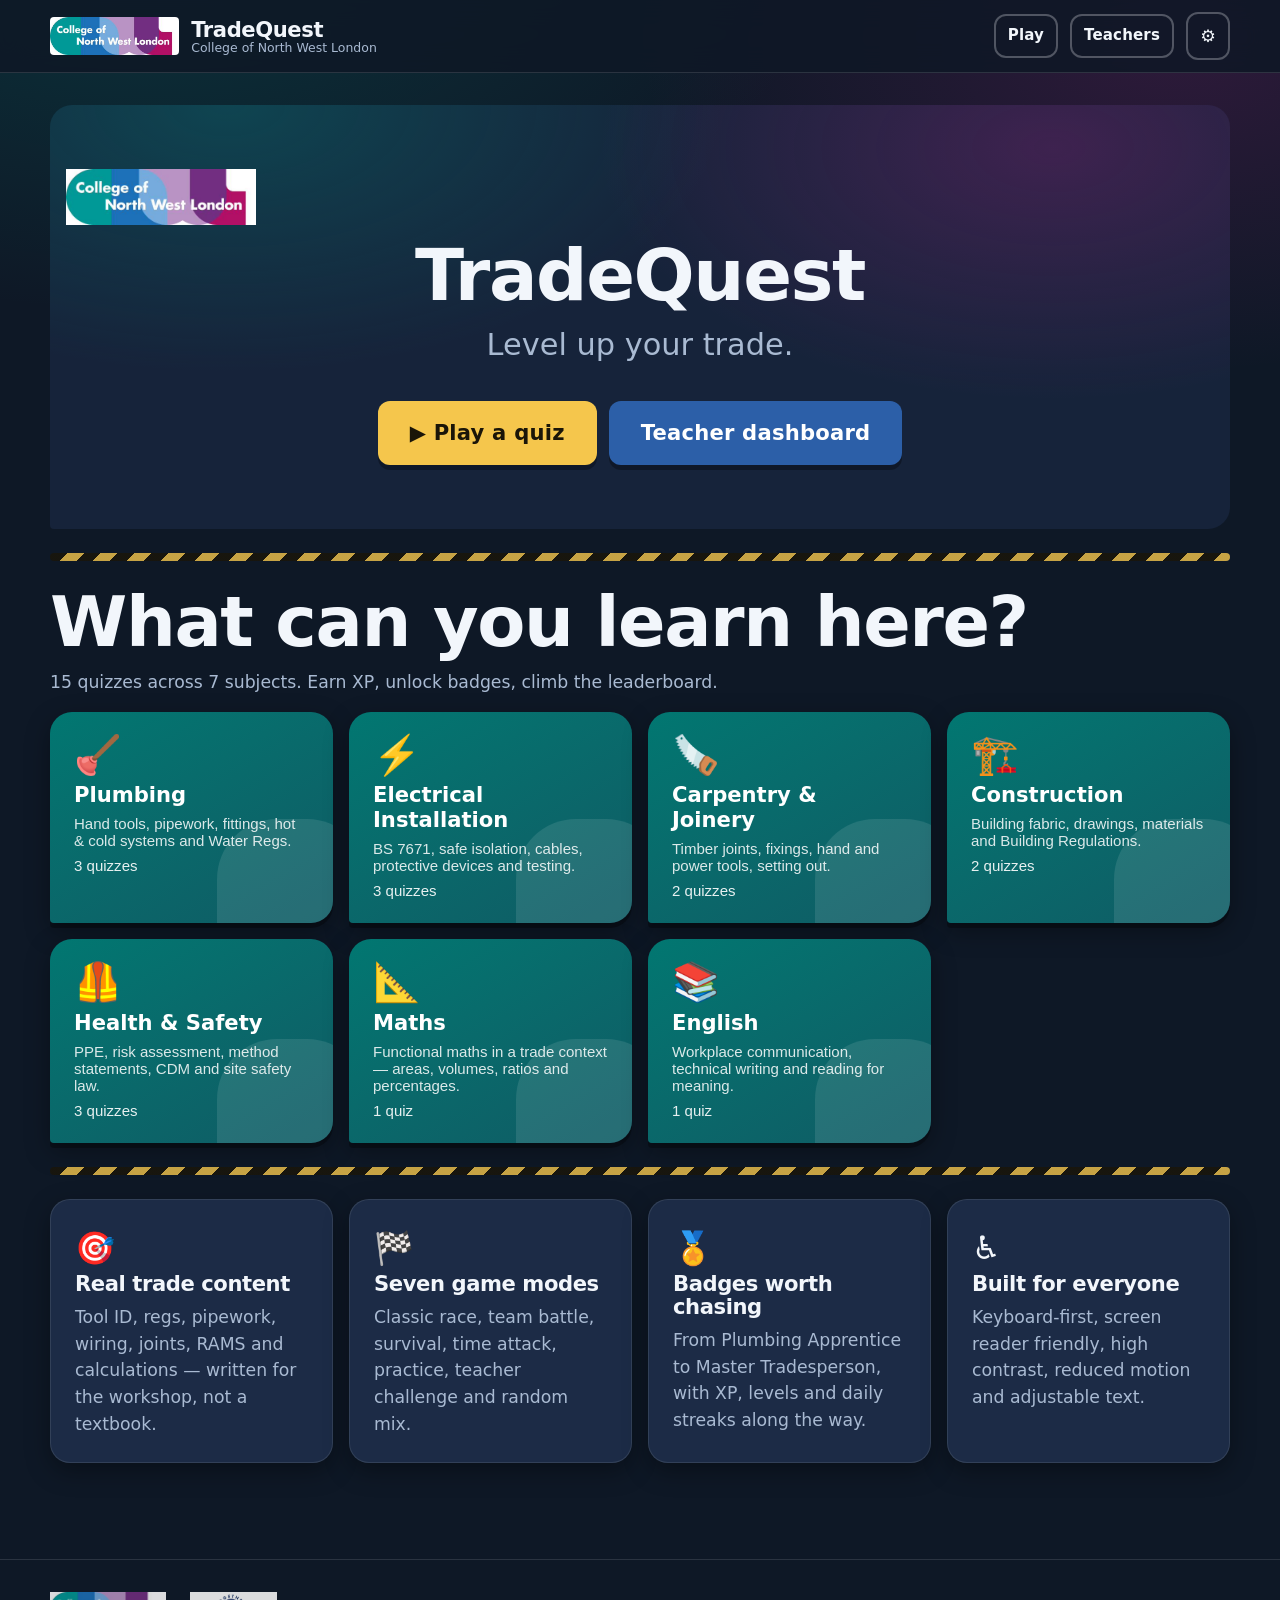
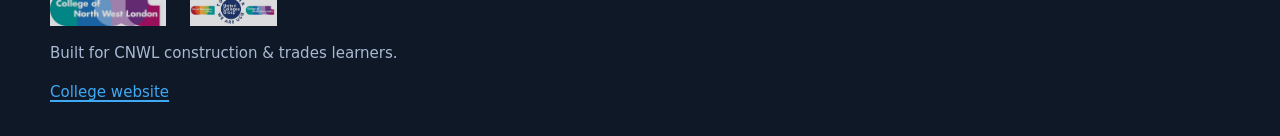
<file: TradeQuest-V2-Foundation/index.html>
<!DOCTYPE html>
<html lang="en-GB">
<head>
  <meta charset="utf-8">
  <meta name="viewport" content="width=device-width, initial-scale=1, viewport-fit=cover">
  <meta name="description" content="TradeQuest — quiz and revision platform for trades, construction and vocational learners.">
  <meta name="theme-color" content="#0E1826">

  <!-- Title, logos, colours and fonts are all overwritten at runtime from
       config/branding.json. What is hard-coded here is only what shows in the
       fraction of a second before that file lands. Re-brand the JSON, not this. -->
  <title>TradeQuest</title>
  <link rel="icon" href="assets/favicon.svg" type="image/svg+xml">
  <link rel="manifest" href="manifest.webmanifest">

  <!-- Load order matters: tokens.css defines the variables the rest consume. -->
  <link rel="stylesheet" href="css/tokens.css">
  <link rel="stylesheet" href="css/base.css">
  <link rel="stylesheet" href="css/components.css">
  <link rel="stylesheet" href="css/game.css">
  <link rel="stylesheet" href="css/pages.css">
  <link rel="stylesheet" href="css/animations.css">
</head>
<body>
  <a class="skip-link" href="#app">Skip to main content</a>

  <!-- Shared screen-reader channel. utils.announce() writes here. -->
  <div id="sr-live" class="visually-hidden" role="status" aria-live="polite" aria-atomic="true"></div>

  <header class="site-header">
    <div class="site-header__inner container">
      <a class="brand" href="index.html">
        <img class="brand__logo" src="images/logo-cnwl.webp" alt="" data-brand="logo">
        <span class="brand__text">
          <span class="brand__name" data-brand="platformName">TradeQuest</span>
          <span class="brand__sub" data-brand="collegeName">College of North West London</span>
        </span>
      </a>
      <div class="spacer"></div>
      <nav class="row" aria-label="Main">
        <a class="btn btn--ghost btn--sm" href="student.html">Play</a>
        <a class="btn btn--ghost btn--sm" href="teacher.html">Teachers</a>
        <!-- a11y.mount() injects the display &amp; sound button here. -->
        <div id="a11y-mount"></div>
      </nav>
    </div>
  </header>

  <main id="app" class="container" tabindex="-1">
    <div class="loader" role="status">
      <div class="loader__spin" aria-hidden="true"></div>
      <span class="loader__text">Loading…</span>
    </div>
  </main>

  <footer class="site-footer">
    <div class="container stack">
      <div class="site-footer__logos">
        <img data-brand="logo" data-brand-alt="logoAlt" src="images/logo-cnwl.webp" alt="College of North West London">
        <img data-brand-group data-brand="logoSecondary" data-brand-alt="logoSecondaryAlt" src="images/logo-ucg.webp" alt="United Colleges Group">
      </div>
      <p data-brand="footer.text">College of North West London — part of United Colleges Group.</p>
      <nav class="site-footer__links row row--wrap" aria-label="Footer" data-brand-links></nav>
    </div>
  </footer>

  <noscript>
    <p class="container">TradeQuest needs JavaScript switched on to run its quizzes.</p>
  </noscript>

  <script type="module" src="js/app/hub.js"></script>
</body>
</html>
</file>
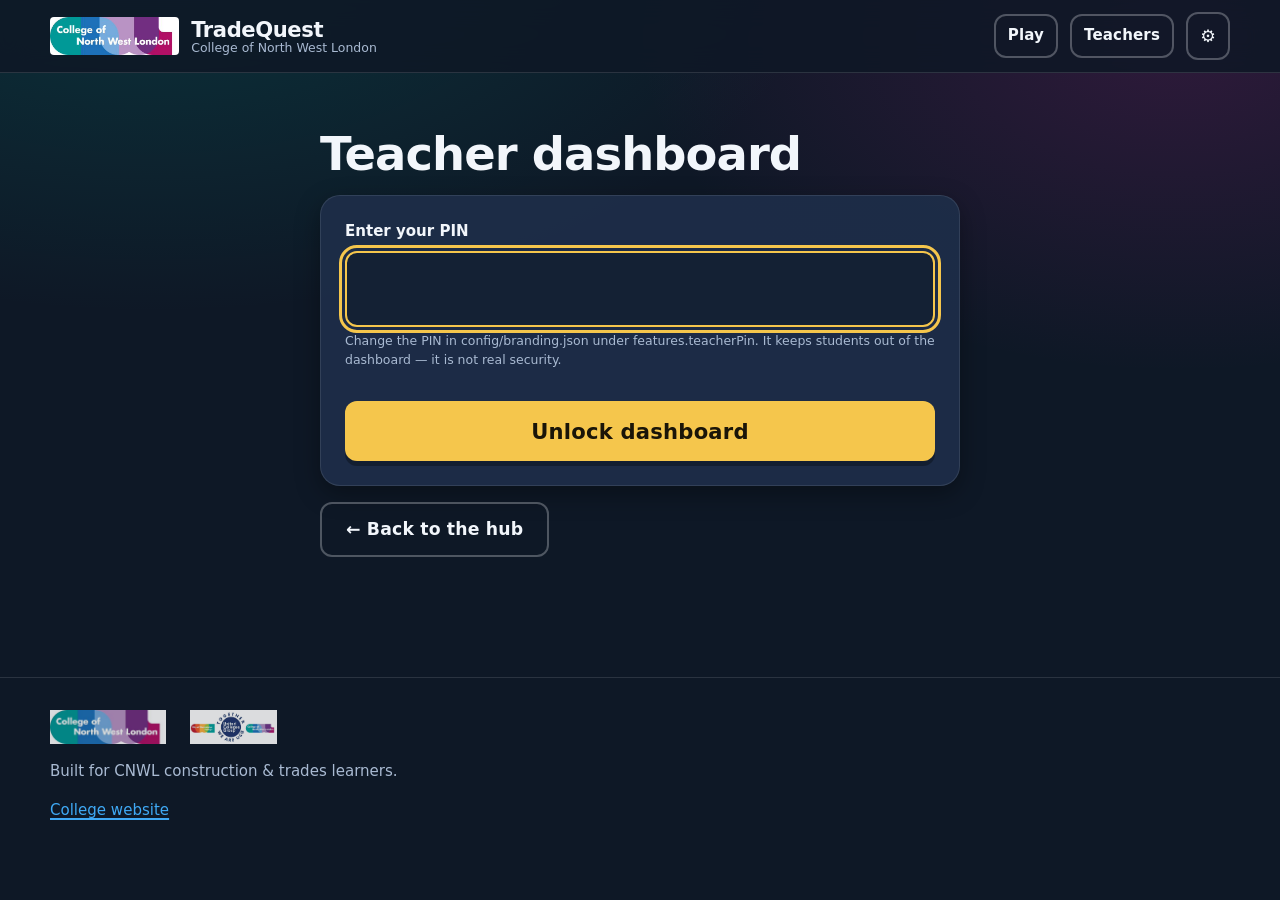
<file: TradeQuest-V2-Foundation/teacher.html>
<!DOCTYPE html>
<html lang="en-GB">
<head>
  <meta charset="utf-8">
  <meta name="viewport" content="width=device-width, initial-scale=1, viewport-fit=cover">
  <meta name="description" content="TradeQuest — quiz and revision platform for trades, construction and vocational learners.">
  <meta name="theme-color" content="#0E1826">

  <!-- Title, logos, colours and fonts are all overwritten at runtime from
       config/branding.json. What is hard-coded here is only what shows in the
       fraction of a second before that file lands. Re-brand the JSON, not this. -->
  <title>TradeQuest</title>
  <link rel="icon" href="assets/favicon.svg" type="image/svg+xml">
  <link rel="manifest" href="manifest.webmanifest">

  <!-- Load order matters: tokens.css defines the variables the rest consume. -->
  <link rel="stylesheet" href="css/tokens.css">
  <link rel="stylesheet" href="css/base.css">
  <link rel="stylesheet" href="css/components.css">
  <link rel="stylesheet" href="css/game.css">
  <link rel="stylesheet" href="css/pages.css">
  <link rel="stylesheet" href="css/animations.css">
</head>
<body data-page-title="Teacher dashboard">
  <a class="skip-link" href="#app">Skip to main content</a>

  <!-- Shared screen-reader channel. utils.announce() writes here. -->
  <div id="sr-live" class="visually-hidden" role="status" aria-live="polite" aria-atomic="true"></div>

  <header class="site-header">
    <div class="site-header__inner container">
      <a class="brand" href="index.html">
        <img class="brand__logo" src="images/logo-cnwl.webp" alt="" data-brand="logo">
        <span class="brand__text">
          <span class="brand__name" data-brand="platformName">TradeQuest</span>
          <span class="brand__sub" data-brand="collegeName">College of North West London</span>
        </span>
      </a>
      <div class="spacer"></div>
      <nav class="row" aria-label="Main">
        <a class="btn btn--ghost btn--sm" href="student.html">Play</a>
        <a class="btn btn--ghost btn--sm" href="teacher.html">Teachers</a>
        <!-- a11y.mount() injects the display &amp; sound button here. -->
        <div id="a11y-mount"></div>
      </nav>
    </div>
  </header>

  <main id="app" class="container container--wide" tabindex="-1">
    <div class="loader" role="status">
      <div class="loader__spin" aria-hidden="true"></div>
      <span class="loader__text">Loading…</span>
    </div>
  </main>

  <footer class="site-footer">
    <div class="container stack">
      <div class="site-footer__logos">
        <img data-brand="logo" data-brand-alt="logoAlt" src="images/logo-cnwl.webp" alt="College of North West London">
        <img data-brand-group data-brand="logoSecondary" data-brand-alt="logoSecondaryAlt" src="images/logo-ucg.webp" alt="United Colleges Group">
      </div>
      <p data-brand="footer.text">College of North West London — part of United Colleges Group.</p>
      <nav class="site-footer__links row row--wrap" aria-label="Footer" data-brand-links></nav>
    </div>
  </footer>

  <noscript>
    <p class="container">TradeQuest needs JavaScript switched on to run its quizzes.</p>
  </noscript>

  <script type="module" src="js/app/teacher.js"></script>
</body>
</html>
</file>
<file: TradeQuest-V2-Foundation/css/tokens.css>
/* ============================================================================
   tokens.css — design tokens
   ----------------------------------------------------------------------------
   These are FALLBACK values only. At runtime js/core/config.js reads
   config/branding.json and overwrites the colour/font tokens on :root.
   Never hard-code a colour anywhere else in the CSS — always use a var().
   ========================================================================== */

:root {
  /* ---- brand colours (overwritten from config/branding.json) ------------- */
  --c-primary:    #00857D;
  --c-secondary:  #2C5FA8;
  --c-accent:     #B0208C;
  --c-support:    #6C3F98;
  --c-bg:         #0E1826;
  --c-bg-alt:     #16233A;
  --c-surface:    #1E2E49;
  --c-surface-alt:#27395A;
  --c-text:       #F2F6FB;
  --c-text-muted: #A9BAD2;
  --c-success:    #22B573;
  --c-warning:    #E8A33D;
  --c-danger:     #E04B5A;
  --c-info:       #3FA9F5;
  --c-gold:       #F5C64C;

  /* Answer-tile colours, set from branding.answerColors */
  --c-ans-1: #E04B5A;
  --c-ans-2: #2C5FA8;
  --c-ans-3: #E8A33D;
  --c-ans-4: #22B573;
  --c-ans-5: #B0208C;
  --c-ans-6: #3FA9F5;

  /* ---- typography ------------------------------------------------------- */
  --font-heading: 'Trebuchet MS', 'Segoe UI', system-ui, sans-serif;
  --font-body: system-ui, -apple-system, 'Segoe UI', Roboto, sans-serif;
  --font-mono: ui-monospace, 'Cascadia Code', Consolas, monospace;

  /* Root font size is scaled by the accessibility "text size" control, which
     sets --font-scale on <html>. All type is sized in rem so it follows. */
  --font-scale: 1;

  --fs-xs:   clamp(0.72rem, 0.70rem + 0.1vw, 0.80rem);
  --fs-sm:   clamp(0.84rem, 0.80rem + 0.2vw, 0.94rem);
  --fs-base: clamp(0.98rem, 0.94rem + 0.2vw, 1.08rem);
  --fs-md:   clamp(1.12rem, 1.02rem + 0.5vw, 1.32rem);
  --fs-lg:   clamp(1.36rem, 1.14rem + 1.0vw, 1.9rem);
  --fs-xl:   clamp(1.75rem, 1.30rem + 2.1vw, 2.9rem);
  --fs-2xl:  clamp(2.3rem, 1.5rem + 3.6vw, 4.4rem);
  --fs-display: clamp(2.8rem, 1.6rem + 5.4vw, 6rem);

  --tracking-tight: -0.02em;
  --tracking-wide: 0.14em;

  /* ---- spacing scale ---------------------------------------------------- */
  --s-1: 0.25rem;  --s-2: 0.5rem;   --s-3: 0.75rem;  --s-4: 1rem;
  --s-5: 1.5rem;   --s-6: 2rem;     --s-7: 3rem;     --s-8: 4rem;

  /* ---- radii ------------------------------------------------------------ */
  /* --r-shield is the signature shape, lifted from the CNWL logo's
     overlapping rounded-shield forms: three round corners, one square. */
  --r-sm: 6px;
  --r-md: 12px;
  --r-lg: 20px;
  --r-pill: 999px;
  --r-shield: 22px 22px 22px 4px;

  /* ---- elevation -------------------------------------------------------- */
  --shadow-sm: 0 2px 6px rgba(0, 0, 0, .28);
  --shadow-md: 0 8px 24px rgba(0, 0, 0, .34);
  --shadow-lg: 0 20px 50px rgba(0, 0, 0, .45);
  /* Chunky "pressable" bottom edge used on primary controls & answer tiles */
  --lip: 0 5px 0 rgba(0, 0, 0, .30);
  --lip-sm: 0 3px 0 rgba(0, 0, 0, .30);

  /* ---- motion ----------------------------------------------------------- */
  --dur-fast: 120ms;
  --dur: 220ms;
  --dur-slow: 460ms;
  --ease: cubic-bezier(.2, .8, .25, 1);
  --ease-back: cubic-bezier(.34, 1.56, .64, 1);

  --layout-max: 1180px;
}

/* ---- High contrast mode (toggled by js/ui/a11y.js) ---------------------- */
:root[data-contrast="high"] {
  --c-bg:         #000000;
  --c-bg-alt:     #000000;
  --c-surface:    #0B0B0B;
  --c-surface-alt:#161616;
  --c-text:       #FFFFFF;
  --c-text-muted: #E4E4E4;
  --shadow-sm: none; --shadow-md: none; --shadow-lg: none;
}
:root[data-contrast="high"] * {
  border-color: #FFFFFF !important;
}
:root[data-contrast="high"] .card,
:root[data-contrast="high"] .panel,
:root[data-contrast="high"] .tile {
  outline: 2px solid #FFF;
}

/* ---- Reduced motion: honour BOTH the OS setting and our own toggle ------ */
@media (prefers-reduced-motion: reduce) {
  :root:not([data-motion="full"]) * {
    animation-duration: 0.001ms !important;
    animation-iteration-count: 1 !important;
    transition-duration: 0.001ms !important;
    scroll-behavior: auto !important;
  }
}
:root[data-motion="reduced"] * {
  animation-duration: 0.001ms !important;
  animation-iteration-count: 1 !important;
  transition-duration: 0.001ms !important;
  scroll-behavior: auto !important;
}
</file>
<file: TradeQuest-V2-Foundation/css/base.css>
/* ============================================================================
   base.css — resets, document defaults, layout primitives, a11y helpers
   ========================================================================== */

*, *::before, *::after { box-sizing: border-box; }

html {
  /* --font-scale is set by the accessibility text-size control */
  font-size: calc(100% * var(--font-scale, 1));
  -webkit-text-size-adjust: 100%;
  scroll-behavior: smooth;
}

body {
  margin: 0;
  min-height: 100vh;
  min-height: 100dvh;
  font-family: var(--font-body);
  font-size: var(--fs-base);
  line-height: 1.55;
  color: var(--c-text);
  background: var(--c-bg);
  /* Ambient depth: two soft brand-coloured pools, not a generic gradient wash */
  background-image:
    radial-gradient(1100px 620px at 12% -8%, color-mix(in srgb, var(--c-primary) 26%, transparent), transparent 62%),
    radial-gradient(900px 560px at 92% 4%, color-mix(in srgb, var(--c-accent) 20%, transparent), transparent 60%);
  background-attachment: fixed;
  overflow-x: hidden;
}

h1, h2, h3, h4 {
  font-family: var(--font-heading);
  line-height: 1.08;
  letter-spacing: var(--tracking-tight);
  margin: 0 0 var(--s-3);
  font-weight: 800;
}
h1 { font-size: var(--fs-xl); }
h2 { font-size: var(--fs-lg); }
h3 { font-size: var(--fs-md); }
p  { margin: 0 0 var(--s-3); }

a { color: var(--c-info); text-decoration-thickness: 2px; text-underline-offset: 3px; }
a:hover { color: var(--c-text); }

img, svg { max-width: 100%; height: auto; display: block; }

/* Every interactive element gets an unmissable focus ring. Do not remove. */
:where(a, button, input, select, textarea, [tabindex]):focus-visible {
  outline: 3px solid var(--c-gold);
  outline-offset: 3px;
  border-radius: var(--r-sm);
}

/* ---- layout primitives -------------------------------------------------- */
.container { width: min(100% - 2rem, var(--layout-max)); margin-inline: auto; }
.container--narrow { width: min(100% - 2rem, 760px); margin-inline: auto; }
.stack > * + * { margin-top: var(--s-4); }
.row { display: flex; gap: var(--s-3); align-items: center; }
.row--between { justify-content: space-between; }
.row--wrap { flex-wrap: wrap; }
.grid { display: grid; gap: var(--s-4); }
.spacer { flex: 1 1 auto; }
.center { text-align: center; }
.hidden { display: none !important; }

/* ---- accessibility helpers ---------------------------------------------- */
.visually-hidden {
  position: absolute !important;
  width: 1px; height: 1px;
  padding: 0; margin: -1px;
  overflow: hidden; clip: rect(0 0 0 0); clip-path: inset(50%);
  white-space: nowrap; border: 0;
}

.skip-link {
  position: absolute; top: -100px; left: var(--s-4); z-index: 999;
  background: var(--c-gold); color: #12100a;
  padding: var(--s-3) var(--s-4); border-radius: 0 0 var(--r-md) var(--r-md);
  font-weight: 800; text-decoration: none;
  transition: top var(--dur) var(--ease);
}
.skip-link:focus { top: 0; }

/* ---- eyebrow label: small caps tag used to label sections ---------------- */
.eyebrow {
  font-family: var(--font-heading);
  font-size: var(--fs-xs);
  font-weight: 800;
  letter-spacing: var(--tracking-wide);
  text-transform: uppercase;
  color: var(--c-text-muted);
  margin: 0 0 var(--s-2);
  display: block;
}

/* ---- site chrome -------------------------------------------------------- */
.site-header {
  position: sticky; top: 0; z-index: 50;
  background: color-mix(in srgb, var(--c-bg) 86%, transparent);
  backdrop-filter: blur(14px);
  border-bottom: 1px solid color-mix(in srgb, var(--c-text) 12%, transparent);
}
.site-header__inner {
  display: flex; align-items: center; gap: var(--s-4);
  padding: var(--s-3) 0; min-height: 68px;
}
.brand { display: flex; align-items: center; gap: var(--s-3); text-decoration: none; color: inherit; }
.brand__logo { height: 38px; width: auto; border-radius: 4px; }
.brand__text { display: flex; flex-direction: column; line-height: 1.1; }
.brand__name { font-family: var(--font-heading); font-weight: 800; font-size: var(--fs-md); letter-spacing: var(--tracking-tight); }
.brand__sub { font-size: var(--fs-xs); color: var(--c-text-muted); }

.site-footer {
  margin-top: var(--s-8);
  padding: var(--s-6) 0;
  border-top: 1px solid color-mix(in srgb, var(--c-text) 12%, transparent);
  color: var(--c-text-muted);
  font-size: var(--fs-sm);
}
.site-footer__logos { display: flex; align-items: center; gap: var(--s-5); flex-wrap: wrap; }
.site-footer__logos img { height: 34px; opacity: .85; }

main { padding-block: var(--s-6); }

@media (max-width: 640px) {
  .brand__sub { display: none; }
  main { padding-block: var(--s-4); }
}

/* ---- print (used by the certificate/results print view) ------------------ */
@media print {
  body { background: #fff; color: #000; }
  .site-header, .site-footer, .no-print { display: none !important; }
}
</file>
<file: TradeQuest-V2-Foundation/css/components.css>
/* ============================================================================
   components.css — reusable UI: buttons, cards, tiles, bars, badges, modals
   ========================================================================== */

/* ---------------------------------------------------------------- buttons -- */
.btn {
  --btn-bg: var(--c-surface-alt);
  --btn-fg: var(--c-text);
  display: inline-flex; align-items: center; justify-content: center; gap: var(--s-2);
  font-family: var(--font-heading);
  font-size: var(--fs-base);
  font-weight: 800;
  letter-spacing: .01em;
  padding: var(--s-3) var(--s-5);
  min-height: 48px;                 /* WCAG 2.5.5 target size */
  border: 0;
  border-radius: var(--r-md);
  background: var(--btn-bg);
  color: var(--btn-fg);
  cursor: pointer;
  box-shadow: var(--lip-sm);
  transition: transform var(--dur-fast) var(--ease),
              box-shadow var(--dur-fast) var(--ease),
              filter var(--dur-fast) var(--ease);
  text-decoration: none;
}
.btn:hover:not(:disabled) { transform: translateY(-2px); box-shadow: 0 6px 0 rgba(0,0,0,.3); filter: brightness(1.08); }
.btn:active:not(:disabled) { transform: translateY(2px); box-shadow: 0 1px 0 rgba(0,0,0,.3); }
.btn:disabled { opacity: .45; cursor: not-allowed; }

.btn--primary   { --btn-bg: var(--c-primary);   --btn-fg: #fff; }
.btn--secondary { --btn-bg: var(--c-secondary); --btn-fg: #fff; }
.btn--accent    { --btn-bg: var(--c-accent);    --btn-fg: #fff; }
.btn--gold      { --btn-bg: var(--c-gold);      --btn-fg: #1a1508; }
/* --c-danger is tuned to be legible as TEXT on the dark background. As a
   button fill behind white text it only reaches ~3.9:1, which fails WCAG AA.
   Darkening it here keeps the colour derived from branding.json (re-brand and
   this follows) while clearing 4.5:1. If you set a very light danger colour,
   check the contrast of this button before shipping. */
.btn--danger    { --btn-bg: color-mix(in srgb, var(--c-danger) 82%, #000); --btn-fg: #fff; }
.btn--ghost {
  --btn-bg: transparent; box-shadow: none;
  border: 2px solid color-mix(in srgb, var(--c-text) 28%, transparent);
}
.btn--ghost:hover:not(:disabled) { box-shadow: none; border-color: var(--c-text); }
.btn--lg { font-size: var(--fs-md); padding: var(--s-4) var(--s-6); min-height: 60px; box-shadow: var(--lip); }
.btn--sm { font-size: var(--fs-sm); padding: var(--s-2) var(--s-3); min-height: 40px; }
.btn--block { width: 100%; }
.btn--icon { padding: var(--s-2); min-width: 44px; }

/* ------------------------------------------------------------------ cards -- */
.card {
  background: color-mix(in srgb, var(--c-surface) 92%, transparent);
  border: 1px solid color-mix(in srgb, var(--c-text) 10%, transparent);
  border-radius: var(--r-lg);
  padding: var(--s-5);
  box-shadow: var(--shadow-md);
}
.card--flush { padding: 0; overflow: hidden; }
.card__head {
  display: flex; align-items: center; justify-content: space-between; gap: var(--s-3);
  margin-bottom: var(--s-4);
}

/* The signature shield shape, taken from the CNWL logo's overlapping forms. */
.shield { border-radius: var(--r-shield); }

/* -------------------------------------------------------- subject cards ---- */
.subject-grid { display: grid; gap: var(--s-4); grid-template-columns: repeat(auto-fill, minmax(230px, 1fr)); }

.subject-card {
  --sc: var(--c-primary);
  position: relative;
  display: flex; flex-direction: column; gap: var(--s-2);
  padding: var(--s-5);
  border: 0;
  border-radius: var(--r-shield);
  background: linear-gradient(150deg,
      color-mix(in srgb, var(--sc) 88%, #000 4%),
      color-mix(in srgb, var(--sc) 52%, var(--c-surface)));
  color: #fff;
  text-align: left;
  cursor: pointer;
  overflow: hidden;
  box-shadow: var(--lip), var(--shadow-md);
  transition: transform var(--dur) var(--ease-back), box-shadow var(--dur) var(--ease);
}
.subject-card::after {
  /* echo of the logo's second overlapping shield, sitting behind the content */
  content: ""; position: absolute; right: -34px; bottom: -46px;
  width: 150px; height: 150px;
  background: rgba(255, 255, 255, .10);
  border-radius: 60px 60px 60px 10px;
  pointer-events: none;
}
.subject-card:hover, .subject-card:focus-visible { transform: translateY(-6px) scale(1.015); box-shadow: 0 12px 0 rgba(0,0,0,.3), var(--shadow-lg); }
.subject-card__icon { font-size: 2.4rem; line-height: 1; }
.subject-card__name { font-family: var(--font-heading); font-weight: 800; font-size: var(--fs-md); }
.subject-card__meta { font-size: var(--fs-sm); opacity: .9; }
.subject-card__desc { font-size: var(--fs-sm); opacity: .85; position: relative; z-index: 1; }

/* --------------------------------------------------------- answer tiles ---- */
.answers {
  display: grid; gap: var(--s-3);
  grid-template-columns: repeat(2, 1fr);
}
.answers--single { grid-template-columns: 1fr; }

.tile {
  --tile-c: var(--c-ans-1);
  position: relative;
  display: flex; align-items: center; gap: var(--s-3);
  min-height: 96px;
  padding: var(--s-4);
  border: 0;
  border-radius: var(--r-shield);
  background: var(--tile-c);
  color: #fff;
  font-family: var(--font-heading);
  font-size: var(--fs-md);
  font-weight: 800;
  text-align: left;
  cursor: pointer;
  box-shadow: var(--lip);
  transition: transform var(--dur-fast) var(--ease), filter var(--dur-fast) var(--ease), box-shadow var(--dur-fast) var(--ease);
}
.tile:hover:not(:disabled) { transform: translateY(-3px); filter: brightness(1.1); box-shadow: 0 8px 0 rgba(0,0,0,.3); }
.tile:active:not(:disabled) { transform: translateY(3px); box-shadow: 0 2px 0 rgba(0,0,0,.3); }
.tile__glyph {
  flex: none;
  display: grid; place-items: center;
  width: 42px; height: 42px;
  border-radius: 14px 14px 14px 3px;
  background: rgba(255,255,255,.22);
  font-size: 1.2rem;
}
.tile__label { flex: 1; }
.tile[aria-pressed="true"] { outline: 4px solid #fff; outline-offset: -4px; }
.tile[aria-pressed="true"] .tile__glyph { background: #fff; color: var(--tile-c); }

/* Grading states */
.tile.is-correct { --tile-c: var(--c-success); }
.tile.is-wrong   { --tile-c: var(--c-danger); filter: saturate(.7); }
.tile.is-dimmed  { opacity: .35; }
.tile:disabled   { cursor: default; }

@media (max-width: 700px) {
  .answers { grid-template-columns: 1fr; }
  .tile { min-height: 68px; font-size: var(--fs-base); }
}
/* Interactive whiteboards / very large displays: go bigger, not wider */
@media (min-width: 1500px) {
  .tile { min-height: 130px; font-size: var(--fs-lg); }
}

/* ------------------------------------------------------------- progress ---- */
.progress {
  height: 12px;
  background: color-mix(in srgb, var(--c-text) 12%, transparent);
  border-radius: var(--r-pill);
  overflow: hidden;
}
.progress__fill {
  height: 100%;
  width: 0%;
  border-radius: var(--r-pill);
  background: linear-gradient(90deg, var(--c-primary), var(--c-info));
  transition: width var(--dur-slow) var(--ease);
}

/* Signature element: the XP bar is a spirit-level vial. The "bubble" rides
   the fill, so levelling up literally means getting the bubble to the line. */
.xp-level {
  position: relative;
  height: 30px;
  padding: 4px;
  border-radius: var(--r-pill);
  background: linear-gradient(#0c1220, #182a44);
  border: 2px solid color-mix(in srgb, var(--c-gold) 55%, transparent);
  box-shadow: inset 0 2px 6px rgba(0,0,0,.6);
  overflow: hidden;
}
.xp-level__fill {
  height: 100%;
  width: 0%;
  border-radius: var(--r-pill);
  background: linear-gradient(90deg,
      color-mix(in srgb, var(--c-gold) 70%, var(--c-warning)),
      var(--c-gold));
  box-shadow: 0 0 14px color-mix(in srgb, var(--c-gold) 60%, transparent);
  transition: width 800ms var(--ease);
}
.xp-level__bubble {
  position: absolute; top: 50%; left: 0;
  width: 20px; height: 20px;
  transform: translate(-50%, -50%);
  border-radius: 50%;
  background: radial-gradient(circle at 35% 32%, #fff, #cfe9d6 45%, #7fc79a);
  box-shadow: 0 0 0 2px rgba(255,255,255,.45);
  transition: left 800ms var(--ease);
  pointer-events: none;
}
.xp-level__mark {
  position: absolute; top: 3px; bottom: 3px;
  width: 2px; background: rgba(255,255,255,.4);
  pointer-events: none;
}
.xp-level__mark--a { left: 42%; }
.xp-level__mark--b { left: 58%; }

/* Hazard-tape divider: used to mark the boundary of a live round. */
.hazard-rule {
  height: 8px; border: 0; margin: var(--s-5) 0;
  border-radius: var(--r-pill);
  background: repeating-linear-gradient(
    -45deg,
    var(--c-gold) 0 12px,
    #1a1508 12px 24px
  );
  opacity: .8;
}

/* --------------------------------------------------------------- stats ----- */
.stat-row { display: flex; gap: var(--s-3); flex-wrap: wrap; }
.stat {
  flex: 1 1 120px;
  padding: var(--s-3) var(--s-4);
  border-radius: var(--r-md);
  background: color-mix(in srgb, var(--c-surface-alt) 80%, transparent);
  border: 1px solid color-mix(in srgb, var(--c-text) 10%, transparent);
}
.stat__label { font-size: var(--fs-xs); text-transform: uppercase; letter-spacing: var(--tracking-wide); color: var(--c-text-muted); }
.stat__value { font-family: var(--font-heading); font-size: var(--fs-lg); font-weight: 800; font-variant-numeric: tabular-nums; }

/* --------------------------------------------------------------- chips ----- */
.chip {
  display: inline-flex; align-items: center; gap: var(--s-1);
  padding: 4px 12px;
  border-radius: var(--r-pill);
  background: color-mix(in srgb, var(--c-text) 12%, transparent);
  font-size: var(--fs-xs);
  font-weight: 700;
  border: 1px solid color-mix(in srgb, var(--c-text) 14%, transparent);
  white-space: nowrap;
}
.chip--gold { background: color-mix(in srgb, var(--c-gold) 22%, transparent); border-color: var(--c-gold); color: var(--c-gold); }
.chip--live { background: color-mix(in srgb, var(--c-danger) 24%, transparent); border-color: var(--c-danger); }

/* -------------------------------------------------------------- avatars ---- */
.avatar-grid { display: grid; gap: var(--s-3); grid-template-columns: repeat(auto-fill, minmax(96px, 1fr)); }
.avatar-pick {
  position: relative;
  padding: 6px;
  border: 3px solid transparent;
  border-radius: 50%;
  background: color-mix(in srgb, var(--c-surface-alt) 70%, transparent);
  cursor: pointer;
  transition: transform var(--dur) var(--ease-back), border-color var(--dur) var(--ease);
}
.avatar-pick img { border-radius: 50%; width: 100%; aspect-ratio: 1; }
.avatar-pick:hover { transform: translateY(-4px) scale(1.05); }
.avatar-pick[aria-pressed="true"] { border-color: var(--c-gold); box-shadow: 0 0 0 4px color-mix(in srgb, var(--c-gold) 30%, transparent); }
.avatar-pick.is-locked img { filter: grayscale(1) brightness(.45); }
.avatar-pick.is-locked::after {
  content: "🔒"; position: absolute; inset: 0;
  display: grid; place-items: center; font-size: 1.6rem;
}
.avatar-pick__name {
  display: block; margin-top: var(--s-1);
  font-size: var(--fs-xs); color: var(--c-text-muted); text-align: center;
}
.avatar-chip { width: 44px; height: 44px; border-radius: 50%; border: 2px solid color-mix(in srgb, var(--c-gold) 70%, transparent); }

/* -------------------------------------------------------------- badges ----- */
.badge-grid { display: grid; gap: var(--s-3); grid-template-columns: repeat(auto-fill, minmax(140px, 1fr)); }
.badge-tile {
  display: flex; flex-direction: column; align-items: center; gap: var(--s-1);
  padding: var(--s-4) var(--s-3);
  border-radius: var(--r-md);
  background: color-mix(in srgb, var(--c-surface-alt) 75%, transparent);
  border: 1px solid color-mix(in srgb, var(--c-text) 10%, transparent);
  text-align: center;
}
.badge-tile__icon { font-size: 2.2rem; line-height: 1; }
.badge-tile__name { font-family: var(--font-heading); font-weight: 800; font-size: var(--fs-sm); }
.badge-tile__desc { font-size: var(--fs-xs); color: var(--c-text-muted); }
.badge-tile.is-locked { opacity: .4; }
.badge-tile.is-locked .badge-tile__icon { filter: grayscale(1); }
.badge-tile.is-earned { border-color: var(--c-gold); box-shadow: 0 0 0 1px var(--c-gold) inset; }

/* --------------------------------------------------------- leaderboard ----- */
.leaderboard { list-style: none; margin: 0; padding: 0; display: grid; gap: var(--s-2); }
.lb-row {
  display: grid; grid-template-columns: 44px 44px 1fr auto; gap: var(--s-3);
  align-items: center;
  padding: var(--s-2) var(--s-3);
  border-radius: var(--r-md);
  background: color-mix(in srgb, var(--c-surface-alt) 70%, transparent);
  border: 1px solid transparent;
}
.lb-row--me { border-color: var(--c-gold); background: color-mix(in srgb, var(--c-gold) 12%, var(--c-surface-alt)); }
.lb-row__rank { font-family: var(--font-heading); font-weight: 800; font-size: var(--fs-md); text-align: center; font-variant-numeric: tabular-nums; }
.lb-row__rank[data-rank="1"] { color: var(--c-gold); }
.lb-row__rank[data-rank="2"] { color: #cfd8e3; }
.lb-row__rank[data-rank="3"] { color: #cd7f32; }
.lb-row__name { font-weight: 700; overflow: hidden; text-overflow: ellipsis; white-space: nowrap; }
.lb-row__score { font-family: var(--font-mono); font-weight: 700; font-variant-numeric: tabular-nums; }
.lb-row img { width: 40px; height: 40px; border-radius: 50%; }

/* ---------------------------------------------------------------- forms ---- */
.field { display: block; margin-bottom: var(--s-4); }
.field__label { display: block; font-weight: 700; margin-bottom: var(--s-2); font-size: var(--fs-sm); }
.field__hint { font-size: var(--fs-xs); color: var(--c-text-muted); margin-top: var(--s-1); }
.field__error { font-size: var(--fs-sm); color: var(--c-danger); margin-top: var(--s-1); font-weight: 700; }

.input, .select, .textarea {
  width: 100%;
  padding: var(--s-3);
  min-height: 48px;
  font: inherit;
  color: var(--c-text);
  background: color-mix(in srgb, var(--c-bg) 60%, var(--c-surface));
  border: 2px solid color-mix(in srgb, var(--c-text) 20%, transparent);
  border-radius: var(--r-md);
}
.input:focus, .select:focus, .textarea:focus { border-color: var(--c-gold); }
.input::placeholder { color: color-mix(in srgb, var(--c-text-muted) 80%, transparent); }
.textarea { min-height: 200px; font-family: var(--font-mono); font-size: var(--fs-sm); line-height: 1.5; resize: vertical; }
.input[aria-invalid="true"] { border-color: var(--c-danger); }

.switch { display: flex; align-items: center; justify-content: space-between; gap: var(--s-4); padding: var(--s-2) 0; }
.switch__control { display: flex; gap: var(--s-2); }
.seg {
  display: inline-flex; padding: 3px; gap: 3px;
  border-radius: var(--r-pill);
  background: color-mix(in srgb, var(--c-bg) 70%, transparent);
  border: 1px solid color-mix(in srgb, var(--c-text) 16%, transparent);
}
.seg__btn {
  border: 0; background: transparent; color: var(--c-text-muted);
  padding: 6px 14px; min-height: 38px;
  border-radius: var(--r-pill);
  font: inherit; font-weight: 700; font-size: var(--fs-sm);
  cursor: pointer;
}
.seg__btn[aria-pressed="true"] { background: var(--c-primary); color: #fff; }

/* --------------------------------------------------------------- modal ----- */
dialog.modal {
  width: min(100% - 2rem, 560px);
  padding: 0;
  border: 1px solid color-mix(in srgb, var(--c-text) 16%, transparent);
  border-radius: var(--r-lg);
  background: var(--c-surface);
  color: var(--c-text);
  box-shadow: var(--shadow-lg);
}
dialog.modal::backdrop { background: rgba(4, 8, 16, .72); backdrop-filter: blur(4px); }
.modal__body { padding: var(--s-5); }
.modal__foot { display: flex; gap: var(--s-3); justify-content: flex-end; padding: var(--s-4) var(--s-5); border-top: 1px solid color-mix(in srgb, var(--c-text) 10%, transparent); }

/* --------------------------------------------------------------- toast ----- */
.toast-stack {
  position: fixed; right: var(--s-4); bottom: var(--s-4); z-index: 200;
  display: grid; gap: var(--s-2); width: min(100% - 2rem, 380px);
  pointer-events: none;
}
.toast {
  display: flex; align-items: center; gap: var(--s-3);
  padding: var(--s-3) var(--s-4);
  border-radius: var(--r-md);
  background: var(--c-surface-alt);
  border: 1px solid color-mix(in srgb, var(--c-text) 16%, transparent);
  border-left: 5px solid var(--c-info);
  box-shadow: var(--shadow-lg);
  font-size: var(--fs-sm);
}
.toast--success { border-left-color: var(--c-success); }
.toast--warning { border-left-color: var(--c-warning); }
.toast--danger  { border-left-color: var(--c-danger); }
.toast__icon { font-size: 1.3rem; }

/* --------------------------------------------------------- empty states ---- */
.empty {
  padding: var(--s-7) var(--s-5);
  text-align: center;
  border: 2px dashed color-mix(in srgb, var(--c-text) 18%, transparent);
  border-radius: var(--r-lg);
  color: var(--c-text-muted);
}
.empty__icon { font-size: 2.6rem; margin-bottom: var(--s-2); }
</file>
<file: TradeQuest-V2-Foundation/css/game.css>
/* ============================================================================
   game.css — the play surface: HUD, question types, results.
   ========================================================================== */

/* ------------------------------------------------------------ player strip */
.player-strip {
  display: flex; align-items: center; gap: var(--s-3);
  padding: var(--s-3);
  border-radius: var(--r-lg);
  background: color-mix(in srgb, var(--c-surface) 85%, transparent);
  border: 1px solid color-mix(in srgb, var(--c-text) 10%, transparent);
}
.player-strip__main { flex: 1; min-width: 0; display: grid; gap: 6px; }
.player-strip__top { display: flex; align-items: center; gap: var(--s-2); flex-wrap: wrap; }
.player-strip__name { font-family: var(--font-heading); font-weight: 800; font-size: var(--fs-md); }
.player-strip__xp { font-size: var(--fs-xs); color: var(--c-text-muted); font-variant-numeric: tabular-nums; }

/* -------------------------------------------------------------- quiz card */
.quiz-list { display: grid; gap: var(--s-4); grid-template-columns: repeat(auto-fill, minmax(280px, 1fr)); }
.quiz-card {
  display: flex; flex-direction: column;
  border-radius: var(--r-lg);
  overflow: hidden;
  background: color-mix(in srgb, var(--c-surface) 90%, transparent);
  border: 1px solid color-mix(in srgb, var(--c-text) 10%, transparent);
  box-shadow: var(--shadow-sm);
  transition: transform var(--dur) var(--ease), box-shadow var(--dur) var(--ease);
}
.quiz-card:hover { transform: translateY(-4px); box-shadow: var(--shadow-md); }
.quiz-card__bar { height: 6px; }
.quiz-card__body { padding: var(--s-4); display: grid; gap: var(--s-2); align-content: start; flex: 1; }
.quiz-card__title { margin: var(--s-1) 0 0; font-size: var(--fs-md); }
.quiz-card__desc { color: var(--c-text-muted); font-size: var(--fs-sm); margin: 0; flex: 1; }
.quiz-card__meta { display: flex; gap: var(--s-2); font-size: var(--fs-xs); color: var(--c-text-muted); }
.quiz-card .btn { margin-top: var(--s-2); }

/* ------------------------------------------------------------- mode picker */
.mode-grid { display: grid; gap: var(--s-3); grid-template-columns: repeat(auto-fill, minmax(220px, 1fr)); }
.mode-card {
  --mc: var(--c-primary);
  display: grid; gap: 4px; align-content: start;
  padding: var(--s-4);
  text-align: left;
  border: 2px solid color-mix(in srgb, var(--mc) 55%, transparent);
  border-radius: var(--r-shield);
  background: color-mix(in srgb, var(--mc) 14%, var(--c-surface));
  color: var(--c-text);
  cursor: pointer;
  box-shadow: var(--lip-sm);
  transition: transform var(--dur) var(--ease-back), border-color var(--dur) var(--ease);
}
.mode-card:hover { transform: translateY(-4px); border-color: var(--mc); }
.mode-card__icon { font-size: 1.9rem; line-height: 1; }
.mode-card__name { font-family: var(--font-heading); font-weight: 800; font-size: var(--fs-md); }
.mode-card__blurb { font-size: var(--fs-sm); color: var(--c-text-muted); }

/* --------------------------------------------------------------- game HUD */
.hud {
  position: sticky; top: 68px; z-index: 40;
  display: flex; align-items: center; gap: var(--s-3);
  padding: var(--s-3) 0;
  background: color-mix(in srgb, var(--c-bg) 90%, transparent);
  backdrop-filter: blur(10px);
}
.hud__counter {
  font-family: var(--font-heading); font-weight: 800; font-size: var(--fs-md);
  font-variant-numeric: tabular-nums;
}
.hud__score { font-family: var(--font-mono); font-size: var(--fs-md); font-weight: 700; color: var(--c-gold); }
.hud__lives { display: flex; gap: 2px; font-size: 1.2rem; }
.hud__life.is-lost { filter: grayscale(1); opacity: .3; }
.hud__streak {
  display: inline-flex; align-items: center; gap: 4px;
  font-weight: 800; color: var(--c-warning);
}
.hud__team { font-family: var(--font-heading); font-weight: 800; }

@media (max-width: 640px) {
  .hud { top: 60px; flex-wrap: wrap; gap: var(--s-2); }
  .timer { width: 48px; height: 48px; }
}

/* ------------------------------------------------------------ question box */
.q-stage { display: grid; gap: var(--s-4); }
.q-scenario {
  padding: var(--s-4);
  border-radius: var(--r-md);
  background: color-mix(in srgb, var(--c-secondary) 16%, var(--c-surface));
  border-left: 5px solid var(--c-secondary);
  font-size: var(--fs-base);
}
.q-scenario__label {
  font-size: var(--fs-xs); letter-spacing: var(--tracking-wide); text-transform: uppercase;
  font-weight: 800; color: var(--c-info); display: block; margin-bottom: var(--s-1);
}
.q-text {
  font-family: var(--font-heading);
  font-size: var(--fs-lg);
  font-weight: 800;
  line-height: 1.2;
  letter-spacing: var(--tracking-tight);
  margin: 0;
}
.q-hint { font-size: var(--fs-sm); color: var(--c-text-muted); margin: 0; }
.q-figure { margin: 0; }
.q-figure img {
  width: 100%; max-height: 42vh; object-fit: contain;
  border-radius: var(--r-md);
  background: #fff;
  padding: var(--s-2);
}
.q-explain {
  padding: var(--s-4);
  border-radius: var(--r-md);
  border-left: 5px solid var(--c-info);
  background: color-mix(in srgb, var(--c-info) 12%, var(--c-surface));
  font-size: var(--fs-sm);
}
.q-explain__label { font-weight: 800; display: block; margin-bottom: 4px; }

/* Big screens (classroom display): the question should read from the back. */
@media (min-width: 1500px) {
  .q-text { font-size: var(--fs-xl); }
  .q-scenario { font-size: var(--fs-md); }
}

/* ---------------------------------------------------- type: ordering ------ */
.order-list { list-style: none; margin: 0; padding: 0; display: grid; gap: var(--s-2); counter-reset: step; }
.order-item {
  display: flex; align-items: center; gap: var(--s-3);
  padding: var(--s-3);
  border-radius: var(--r-md);
  background: var(--c-surface-alt);
  border: 2px solid color-mix(in srgb, var(--c-text) 12%, transparent);
  cursor: grab;
}
.order-item.is-dragging { opacity: .4; }
.order-item.is-over { border-color: var(--c-gold); }
.order-item.is-correct { border-color: var(--c-success); background: color-mix(in srgb, var(--c-success) 18%, var(--c-surface-alt)); }
.order-item__num {
  flex: none;
  display: grid; place-items: center;
  width: 32px; height: 32px;
  border-radius: 10px 10px 10px 2px;
  background: var(--c-primary);
  font-family: var(--font-heading); font-weight: 800;
}
.order-item__label { flex: 1; font-weight: 600; }
.order-item__ctrl { display: flex; gap: 4px; flex: none; }
.order-item__ctrl .btn { min-height: 36px; padding: 0 10px; }

/* ---------------------------------------------------- type: matching ------ */
.match-list { display: grid; gap: var(--s-2); }
.match-row {
  display: grid; grid-template-columns: 1fr 1fr; gap: var(--s-3); align-items: center;
  padding: var(--s-2) var(--s-3);
  border-radius: var(--r-md);
  background: color-mix(in srgb, var(--c-surface-alt) 70%, transparent);
  border: 2px solid transparent;
}
.match-row__left { font-weight: 700; }
.match-row.is-correct { border-color: var(--c-success); }
.match-row.is-wrong { border-color: var(--c-danger); }
.match-row__fix { grid-column: 1 / -1; margin: 0; font-size: var(--fs-sm); color: var(--c-success); font-weight: 700; }
@media (max-width: 640px) { .match-row { grid-template-columns: 1fr; } }

/* --------------------------------------------------- type: drag & drop ---- */
.dd-tray {
  display: flex; flex-wrap: wrap; gap: var(--s-2);
  padding: var(--s-3);
  border-radius: var(--r-md);
  border: 2px dashed color-mix(in srgb, var(--c-text) 22%, transparent);
  min-height: 64px;
}
.dd-tray.is-done { opacity: .4; }
.dd-item {
  padding: var(--s-2) var(--s-3);
  min-height: 44px;
  border: 0;
  border-radius: var(--r-md);
  background: var(--c-secondary);
  color: #fff;
  font: inherit; font-weight: 700;
  cursor: grab;
  box-shadow: var(--lip-sm);
  transition: transform var(--dur-fast) var(--ease);
}
.dd-item:hover { transform: translateY(-2px); }
.dd-item.is-held { outline: 3px solid var(--c-gold); outline-offset: 2px; transform: scale(1.05); }
.dd-item.is-placed, .dd-item.is-dragging { opacity: .28; }

.dd-targets { display: grid; gap: var(--s-2); grid-template-columns: repeat(auto-fit, minmax(220px, 1fr)); }
.dd-target {
  display: grid; gap: 6px; align-content: start;
  padding: var(--s-3);
  min-height: 96px;
  text-align: left;
  border-radius: var(--r-md);
  border: 2px dashed color-mix(in srgb, var(--c-text) 22%, transparent);
  background: color-mix(in srgb, var(--c-surface) 70%, transparent);
  color: var(--c-text);
  font: inherit;
  cursor: pointer;
}
.dd-target__label { font-size: var(--fs-sm); color: var(--c-text-muted); }
.dd-target__slot { font-weight: 800; font-family: var(--font-heading); }
.dd-target.is-filled { border-style: solid; border-color: var(--c-secondary); background: color-mix(in srgb, var(--c-secondary) 16%, var(--c-surface)); }
.dd-target.is-armed { border-color: var(--c-gold); background: color-mix(in srgb, var(--c-gold) 10%, var(--c-surface)); }
.dd-target.is-over { border-color: var(--c-gold); transform: scale(1.02); }
.dd-target.is-correct { border-color: var(--c-success); background: color-mix(in srgb, var(--c-success) 18%, var(--c-surface)); }
.dd-target.is-wrong { border-color: var(--c-danger); background: color-mix(in srgb, var(--c-danger) 14%, var(--c-surface)); }
.dd-target__fix { font-size: var(--fs-xs); color: var(--c-success); font-weight: 700; }

/* ------------------------------------------------------ type: hotspot ----- */
.hs-stage {
  position: relative;
  display: inline-block;
  max-width: 100%;
  border-radius: var(--r-md);
  overflow: hidden;
  background: #fff;
  cursor: crosshair;
}
.hs-stage img { max-height: 46vh; width: auto; user-select: none; -webkit-user-drag: none; }
.hs-marker {
  position: absolute;
  width: 34px; height: 34px;
  margin: -17px 0 0 -17px;
  border: 3px solid var(--c-accent);
  border-radius: 50%;
  background: color-mix(in srgb, var(--c-accent) 22%, transparent);
  pointer-events: none;
}
.hs-marker::before, .hs-marker::after {
  content: ""; position: absolute; background: var(--c-accent);
}
.hs-marker::before { left: 50%; top: -10px; bottom: -10px; width: 2px; margin-left: -1px; }
.hs-marker::after  { top: 50%; left: -10px; right: -10px; height: 2px; margin-top: -1px; }
.hs-marker.is-correct { border-color: var(--c-success); }
.hs-marker.is-correct::before, .hs-marker.is-correct::after { background: var(--c-success); }
.hs-marker.is-wrong { border-color: var(--c-danger); }
.hs-marker.is-wrong::before, .hs-marker.is-wrong::after { background: var(--c-danger); }
.hs-area {
  position: absolute;
  border: 3px solid var(--c-success);
  background: color-mix(in srgb, var(--c-success) 20%, transparent);
  border-radius: 4px;
  pointer-events: none;
  animation: pulse 1.2s ease-in-out 2;
}

/* ------------------------------------------------------ type: numeric ----- */
.num-field { position: relative; display: flex; align-items: center; gap: var(--s-3); }
.input--big {
  font-family: var(--font-mono);
  font-size: var(--fs-lg);
  font-weight: 700;
  text-align: center;
  min-height: 72px;
}
.input--big.is-correct { border-color: var(--c-success); background: color-mix(in srgb, var(--c-success) 14%, transparent); }
.input--big.is-wrong { border-color: var(--c-danger); background: color-mix(in srgb, var(--c-danger) 12%, transparent); }
.num-field__unit {
  flex: none;
  font-family: var(--font-heading); font-weight: 800; font-size: var(--fs-md);
  color: var(--c-text-muted);
  min-width: 3ch;
}

/* --------------------------------------------------------------- results -- */
.results-hero {
  text-align: center;
  padding: var(--s-6) var(--s-4);
  border-radius: var(--r-lg);
  background: linear-gradient(160deg,
    color-mix(in srgb, var(--c-primary) 34%, var(--c-surface)),
    color-mix(in srgb, var(--c-support) 26%, var(--c-surface)));
  border: 1px solid color-mix(in srgb, var(--c-gold) 30%, transparent);
}
.results-hero__score {
  font-family: var(--font-heading);
  font-size: var(--fs-display);
  font-weight: 800;
  line-height: .95;
  letter-spacing: var(--tracking-tight);
  color: var(--c-gold);
  text-shadow: 0 6px 24px rgba(0,0,0,.4);
}
.results-hero__label { font-size: var(--fs-xs); letter-spacing: var(--tracking-wide); text-transform: uppercase; color: var(--c-text-muted); }
.results-hero__verdict { font-family: var(--font-heading); font-size: var(--fs-lg); font-weight: 800; margin-top: var(--s-2); }

.review { display: grid; gap: var(--s-2); }
.review__row {
  display: grid; grid-template-columns: 34px 1fr auto; gap: var(--s-3); align-items: center;
  padding: var(--s-3);
  border-radius: var(--r-md);
  background: color-mix(in srgb, var(--c-surface-alt) 65%, transparent);
  border-left: 4px solid var(--c-danger);
  text-align: left;
}
.review__row.is-correct { border-left-color: var(--c-success); }
.review__mark { font-size: 1.2rem; }
.review__q { font-size: var(--fs-sm); font-weight: 600; }
.review__explain { grid-column: 2 / -1; font-size: var(--fs-xs); color: var(--c-text-muted); margin: 0; }
.review__pts { font-family: var(--font-mono); font-size: var(--fs-sm); color: var(--c-gold); }

/* --------------------------------------------------------------- history -- */
.history { display: grid; gap: var(--s-2); }
.history__row {
  display: flex; align-items: center; justify-content: space-between; gap: var(--s-3); flex-wrap: wrap;
  padding: var(--s-3);
  border-radius: var(--r-md);
  background: color-mix(in srgb, var(--c-surface-alt) 65%, transparent);
}
.history__main { display: grid; }
.history__title { font-weight: 700; }
.history__meta { font-size: var(--fs-xs); color: var(--c-text-muted); }
.history__stats { display: flex; gap: var(--s-2); flex-wrap: wrap; }

/* ------------------------------------------------------------ team battle - */
.team-banner {
  display: flex; align-items: center; justify-content: center; gap: var(--s-3);
  padding: var(--s-3);
  border-radius: var(--r-md);
  font-family: var(--font-heading); font-weight: 800; font-size: var(--fs-md);
  background: color-mix(in srgb, var(--c-secondary) 26%, var(--c-surface));
  border: 2px solid var(--c-secondary);
}
.team-scores { display: grid; gap: var(--s-2); grid-template-columns: repeat(auto-fit, minmax(160px, 1fr)); }
.team-score {
  padding: var(--s-4); text-align: center;
  border-radius: var(--r-shield);
  background: color-mix(in srgb, var(--c-surface-alt) 80%, transparent);
  border: 2px solid color-mix(in srgb, var(--c-text) 14%, transparent);
}
.team-score.is-winner { border-color: var(--c-gold); background: color-mix(in srgb, var(--c-gold) 14%, var(--c-surface-alt)); }
.team-score__name { font-family: var(--font-heading); font-weight: 800; }
.team-score__value { font-size: var(--fs-xl); font-weight: 800; font-family: var(--font-heading); color: var(--c-gold); font-variant-numeric: tabular-nums; }

/* ----------------------------------------------------------- setup steps -- */
.setup-steps { display: flex; gap: var(--s-2); align-items: center; margin-bottom: var(--s-4); flex-wrap: wrap; }
.setup-step {
  display: inline-flex; align-items: center; gap: var(--s-2);
  font-size: var(--fs-xs); color: var(--c-text-muted); font-weight: 700;
  text-transform: uppercase; letter-spacing: .06em;
}
.setup-step__dot {
  width: 24px; height: 24px; border-radius: 50%;
  display: grid; place-items: center;
  background: color-mix(in srgb, var(--c-text) 14%, transparent);
  font-size: var(--fs-xs);
}
.setup-step.is-done .setup-step__dot { background: var(--c-success); color: #fff; }
.setup-step.is-current { color: var(--c-gold); }
.setup-step.is-current .setup-step__dot { background: var(--c-gold); color: #1a1508; }
</file>
<file: TradeQuest-V2-Foundation/css/pages.css>
/* ============================================================================
   pages.css — layout for whole screens.
   ----------------------------------------------------------------------------
   tokens → base → components → game → pages. Components own the reusable
   pieces; this file only positions them into screens and adds the handful of
   page-specific chrome bits (hero, dashboard filters, editor).
   ========================================================================== */

/* ------------------------------------------------------------ containers -- */
.container--wide { width: min(100% - 2rem, 1400px); }
.centered { display: flex; justify-content: center; flex-wrap: wrap; gap: var(--s-3); }
.row--end { justify-content: flex-end; }
.grid--2 { grid-template-columns: repeat(auto-fit, minmax(240px, 1fr)); }
.grid--3 { grid-template-columns: repeat(auto-fit, minmax(260px, 1fr)); }
.grid--4 { grid-template-columns: repeat(auto-fit, minmax(220px, 1fr)); }

/* Page entrance. Paired with .is-in, set by the router after each render. */
#app { outline: none; }
#app.is-in { animation: view-in var(--dur-slow) var(--ease) both; }
@keyframes view-in {
  from { opacity: 0; transform: translateY(10px); }
  to   { opacity: 1; transform: none; }
}

/* ------------------------------------------------------------- page head -- */
.page-head__title {
  font-family: var(--font-heading);
  font-size: var(--fs-2xl);
  letter-spacing: var(--tracking-tight);
  margin: 0;
}
.page-head__sub { color: var(--c-text-muted); margin: var(--s-2) 0 0; max-width: 62ch; }
.back-link { align-self: flex-start; }
.topic-head {
  font-family: var(--font-heading);
  font-size: var(--fs-lg);
  color: var(--c-text-muted);
  text-transform: uppercase;
  letter-spacing: .06em;
  margin: 0;
}

/* ------------------------------------------------------------------ hero -- */
/* The brand pools sit behind the hero rather than on the body, so the colour
   follows the content instead of washing the whole page out. */
.hero {
  position: relative;
  text-align: center;
  padding: var(--s-8) var(--s-4);
  border-radius: var(--r-shield);
  background:
    radial-gradient(60% 90% at 15% 0%, color-mix(in srgb, var(--c-primary) 34%, transparent), transparent 70%),
    radial-gradient(55% 85% at 85% 10%, color-mix(in srgb, var(--c-accent) 26%, transparent), transparent 70%),
    var(--c-bg-alt);
  overflow: hidden;
}
.hero__logo { height: 56px; width: auto; margin-bottom: var(--s-4); }
.hero__title {
  font-family: var(--font-heading);
  font-size: clamp(2.4rem, 7vw, 4.5rem);
  line-height: .95;
  letter-spacing: var(--tracking-tight);
  margin: 0;
}
.hero__tagline {
  font-size: var(--fs-lg);
  color: var(--c-text-muted);
  margin: var(--s-3) 0 var(--s-6);
}

.feature__icon { font-size: 2rem; }
.feature h3 { margin: 0; font-size: var(--fs-md); }
.welcome { gap: var(--s-4); }
.welcome h2 { margin: 0; font-size: var(--fs-lg); }
.avatar-chip--lg { width: 64px; height: 64px; }

/* -------------------------------------------------------------- onboard --- */
.onboard { width: min(100% , 640px); margin-inline: auto; padding-block: var(--s-5); }

/* --------------------------------------------------------- subject hero --- */
.subject-hero {
  display: flex; align-items: center; gap: var(--s-5);
  padding: var(--s-5);
  border-radius: var(--r-shield);
  border-left: 6px solid var(--subject-c, var(--c-primary));
  background: linear-gradient(100deg,
    color-mix(in srgb, var(--subject-c, var(--c-primary)) 22%, var(--c-surface)),
    var(--c-surface) 70%);
}
.subject-hero h1 { margin: 0; font-family: var(--font-heading); font-size: var(--fs-xl); }
.subject-hero__icon { font-size: 3rem; line-height: 1; }
.quick-nav { display: flex; gap: var(--s-2); flex-wrap: wrap; }

/* -------------------------------------------------------------- playing --- */
.q-after { margin-top: var(--s-5); }
.q-verdict {
  font-family: var(--font-heading);
  font-size: var(--fs-lg);
  font-weight: 800;
  margin: 0;
}
.q-verdict.is-correct { color: var(--c-success); }
.q-verdict.is-wrong { color: var(--c-danger); }

.hud__score-wrap { font-family: var(--font-heading); }
.hud__timer {
  font-variant-numeric: tabular-nums;
  font-weight: 700;
  min-width: 4ch;
  text-align: right;
}
.progress--timer { height: 10px; }
.progress__fill--timer { background: var(--c-info); transition: width 120ms linear; }
.progress__fill--timer.is-urgent { background: var(--c-danger); }
.hud__life.is-lost { opacity: .25; filter: grayscale(1); }
.team-score.is-winner { outline: 2px solid var(--c-gold); }

/* -------------------------------------------------------------- results --- */
.results-hero { text-align: center; }

/* ------------------------------------------------------------ dashboard --- */
.filters { align-items: flex-end; gap: var(--s-4); }
.field--grow { flex: 1 1 260px; }
.quiz-card--admin { align-items: stretch; }
.quiz-card--admin .quiz-card__title { margin: 0; }

.card--warn {
  border-color: color-mix(in srgb, var(--c-warning) 60%, transparent);
  background: color-mix(in srgb, var(--c-warning) 10%, var(--c-surface));
}
.card--warn h2, .card--warn h3 { margin: 0; font-size: var(--fs-md); }
.chip--warn {
  background: color-mix(in srgb, var(--c-warning) 24%, transparent);
  color: var(--c-warning);
}

/* Monospaced JSON editor. tab-size keeps pasted question banks readable. */
.textarea--code {
  font-family: var(--font-mono);
  font-size: var(--fs-sm);
  line-height: 1.5;
  tab-size: 2;
  white-space: pre;
  overflow-wrap: normal;
  overflow-x: auto;
  min-height: 340px;
}

.modal--wide::backdrop { background: rgb(0 0 0 / .6); }
.modal--wide { width: min(100% - 2rem, 980px); }

/* --------------------------------------------------- teacher previews ----- */
.q-summary {
  display: flex; gap: var(--s-3); align-items: flex-start;
  padding: var(--s-3);
  border-radius: var(--r-md);
  background: var(--c-surface-alt);
}
.q-summary__num {
  flex: 0 0 auto;
  display: grid; place-items: center;
  width: 26px; height: 26px;
  border-radius: 50%;
  background: var(--c-primary);
  color: #fff;
  font-size: var(--fs-xs);
  font-weight: 800;
}
.q-summary__text { font-weight: 600; }
.q-summary__meta { display: flex; gap: var(--s-2); flex-wrap: wrap; margin-top: var(--s-2); }

/* --------------------------------------------------------- large display -- */
/* Interactive whiteboards: everything scales up, nothing reflows. */
@media (min-width: 1500px) {
  .hero__logo { height: 72px; }
  .subject-hero__icon { font-size: 4rem; }
}

@media (max-width: 640px) {
  .subject-hero { flex-direction: column; text-align: center; }
  .hero { padding: var(--s-6) var(--s-3); }
  .quick-nav .btn { flex: 1 1 auto; }

  /* The header is brand + nav + settings on one line. On a narrow phone that
     is 20-odd pixels too wide, which shows up as a horizontal scrollbar on
     every page. Shrink the brand and let its name truncate rather than
     wrapping the nav onto a second row and eating vertical space. */
  .site-header__inner { gap: var(--s-2); min-height: 58px; }
  .brand { min-width: 0; gap: var(--s-2); }
  .brand__logo { height: 30px; }
  .brand__name {
    font-size: var(--fs-base);
    white-space: nowrap;
    overflow: hidden;
    text-overflow: ellipsis;
  }
  .site-header__inner .btn--sm { padding-inline: var(--s-2); }
}

@media (prefers-reduced-motion: reduce) {
  #app.is-in { animation: none; }
}
[data-motion="reduced"] #app.is-in { animation: none; }
</file>
<file: TradeQuest-V2-Foundation/css/animations.css>
/* ============================================================================
   animations.css — keyframes, page transitions, celebrations
   Every animation here degrades to nothing under reduced motion (tokens.css).
   ========================================================================== */

/* ------------------------------------------------------- page transitions -- */
.screen { display: none; }
.screen.is-active { display: block; animation: screen-in var(--dur-slow) var(--ease) both; }

@keyframes screen-in {
  from { opacity: 0; transform: translateY(14px) scale(.995); }
  to   { opacity: 1; transform: none; }
}

/* Stagger children on entry. Set --i on each child in JS or CSS. */
.stagger > * { animation: rise-in 420ms var(--ease-back) both; animation-delay: calc(var(--i, 0) * 60ms); }
@keyframes rise-in {
  from { opacity: 0; transform: translateY(16px); }
  to   { opacity: 1; transform: none; }
}

/* -------------------------------------------------------------- loading ---- */
/* A rotating pipe-wrench loader beats a generic spinner and stays on-theme. */
.loader { display: grid; place-items: center; gap: var(--s-3); padding: var(--s-7); }
.loader__spin {
  width: 46px; height: 46px;
  border: 5px solid color-mix(in srgb, var(--c-text) 16%, transparent);
  border-top-color: var(--c-gold);
  border-radius: 50%;
  animation: spin 900ms linear infinite;
}
.loader__text { color: var(--c-text-muted); font-size: var(--fs-sm); }
@keyframes spin { to { transform: rotate(360deg); } }

.skeleton {
  border-radius: var(--r-md);
  background: linear-gradient(90deg,
    color-mix(in srgb, var(--c-surface-alt) 80%, transparent) 25%,
    color-mix(in srgb, var(--c-text) 10%, transparent) 37%,
    color-mix(in srgb, var(--c-surface-alt) 80%, transparent) 63%);
  background-size: 400% 100%;
  animation: shimmer 1.4s ease infinite;
  min-height: 20px;
}
@keyframes shimmer { from { background-position: 100% 0; } to { background-position: 0 0; } }

/* --------------------------------------------------------- answer result --- */
@keyframes pop-correct {
  0%   { transform: scale(1); }
  40%  { transform: scale(1.06); }
  70%  { transform: scale(.98); }
  100% { transform: scale(1); }
}
.tile.is-correct { animation: pop-correct 520ms var(--ease-back); }

@keyframes shake {
  10%, 90% { transform: translateX(-2px); }
  20%, 80% { transform: translateX(4px); }
  30%, 50%, 70% { transform: translateX(-7px); }
  40%, 60% { transform: translateX(7px); }
}
.tile.is-wrong { animation: shake 460ms var(--ease); }

/* Big centred verdict stamp after each question */
.verdict {
  position: fixed; inset: 0; z-index: 150;
  display: grid; place-items: center;
  pointer-events: none;
}
.verdict__stamp {
  font-family: var(--font-heading);
  font-size: var(--fs-2xl);
  font-weight: 800;
  letter-spacing: var(--tracking-tight);
  padding: var(--s-4) var(--s-6);
  border-radius: var(--r-shield);
  border: 5px solid currentColor;
  background: color-mix(in srgb, var(--c-bg) 82%, transparent);
  animation: stamp 620ms var(--ease-back) both;
}
.verdict--correct .verdict__stamp { color: var(--c-success); }
.verdict--wrong .verdict__stamp   { color: var(--c-danger); }
@keyframes stamp {
  0%   { opacity: 0; transform: scale(2.2) rotate(-9deg); }
  55%  { opacity: 1; transform: scale(.94) rotate(-3deg); }
  100% { opacity: 1; transform: scale(1) rotate(-3deg); }
}

/* ------------------------------------------------------------- XP float ---- */
.xp-float {
  position: fixed; z-index: 160;
  font-family: var(--font-heading);
  font-weight: 800; font-size: var(--fs-lg);
  color: var(--c-gold);
  text-shadow: 0 2px 8px rgba(0,0,0,.7);
  pointer-events: none;
  animation: xp-rise 1100ms var(--ease) both;
}
@keyframes xp-rise {
  0%   { opacity: 0; transform: translate(-50%, 0) scale(.6); }
  25%  { opacity: 1; transform: translate(-50%, -22px) scale(1.15); }
  100% { opacity: 0; transform: translate(-50%, -92px) scale(1); }
}

/* -------------------------------------------------------- badge unlock ----- */
/* Deliberately Minecraft-ish: a slab that slides in from the corner. */
.badge-pop {
  position: fixed; top: var(--s-5); left: 50%; z-index: 210;
  display: flex; align-items: center; gap: var(--s-4);
  padding: var(--s-4) var(--s-5);
  border-radius: var(--r-shield);
  background: linear-gradient(135deg, #24324e, #16233a);
  border: 3px solid var(--c-gold);
  box-shadow: var(--shadow-lg), 0 0 40px color-mix(in srgb, var(--c-gold) 45%, transparent);
  animation: badge-slam 3600ms var(--ease) both;
}
.badge-pop__icon {
  font-size: 2.6rem;
  animation: badge-spin 900ms var(--ease-back) both;
}
.badge-pop__eyebrow { font-size: var(--fs-xs); letter-spacing: var(--tracking-wide); text-transform: uppercase; color: var(--c-gold); font-weight: 800; }
.badge-pop__name { font-family: var(--font-heading); font-weight: 800; font-size: var(--fs-md); }
@keyframes badge-slam {
  0%   { opacity: 0; transform: translate(-50%, -140%) scale(.8); }
  9%   { opacity: 1; transform: translate(-50%, 8px) scale(1.04); }
  14%  { transform: translate(-50%, 0) scale(1); }
  88%  { opacity: 1; transform: translate(-50%, 0) scale(1); }
  100% { opacity: 0; transform: translate(-50%, -140%) scale(.9); }
}
@keyframes badge-spin {
  from { transform: rotateY(-540deg) scale(.2); }
  to   { transform: none; }
}

/* --------------------------------------------------------- level up -------- */
.levelup__ring {
  position: absolute; inset: -8px;
  border-radius: 50%;
  border: 3px solid var(--c-gold);
  animation: ring-burst 900ms var(--ease) both;
  pointer-events: none;
}
@keyframes ring-burst {
  from { opacity: .9; transform: scale(.6); }
  to   { opacity: 0; transform: scale(2.1); }
}

/* --------------------------------------------------------- confetti -------- */
.confetti-layer { position: fixed; inset: 0; z-index: 140; pointer-events: none; overflow: hidden; }
.confetti-bit {
  position: absolute; top: -14px;
  width: 10px; height: 14px;
  border-radius: 2px;
  will-change: transform, opacity;
  animation: confetti-fall var(--fall, 2400ms) linear var(--delay, 0ms) both;
}
@keyframes confetti-fall {
  0%   { opacity: 1; transform: translate3d(0, -10vh, 0) rotate(0deg); }
  100% { opacity: .1; transform: translate3d(var(--drift, 40px), 108vh, 0) rotate(var(--spin, 720deg)); }
}

/* ---------------------------------------------------------- timer ring ----- */
.timer {
  position: relative;
  width: 62px; height: 62px;
  display: grid; place-items: center;
  flex: none;
}
.timer__svg { position: absolute; inset: 0; transform: rotate(-90deg); }
.timer__track { fill: none; stroke: color-mix(in srgb, var(--c-text) 14%, transparent); stroke-width: 7; }
.timer__bar {
  fill: none; stroke: var(--c-success); stroke-width: 7; stroke-linecap: round;
  transition: stroke-dashoffset 1s linear, stroke 400ms var(--ease);
}
.timer.is-warning .timer__bar { stroke: var(--c-warning); }
.timer.is-danger  .timer__bar { stroke: var(--c-danger); }
.timer.is-danger  { animation: pulse 700ms ease-in-out infinite; }
.timer__num { font-family: var(--font-heading); font-weight: 800; font-size: var(--fs-md); font-variant-numeric: tabular-nums; }
@keyframes pulse { 50% { transform: scale(1.09); } }

/* ---------------------------------------------------------- streak fire ---- */
.streak-flame { display: inline-block; animation: flicker 1.5s ease-in-out infinite; }
@keyframes flicker {
  0%, 100% { transform: scale(1) rotate(-2deg); }
  50%      { transform: scale(1.16) rotate(3deg); }
}

/* ------------------------------------------------------- count-up number --- */
.count-up { font-variant-numeric: tabular-nums; display: inline-block; }
.count-up.is-ticking { animation: tick 180ms var(--ease); }
@keyframes tick { 50% { transform: scale(1.14); color: var(--c-gold); } }
</file>
